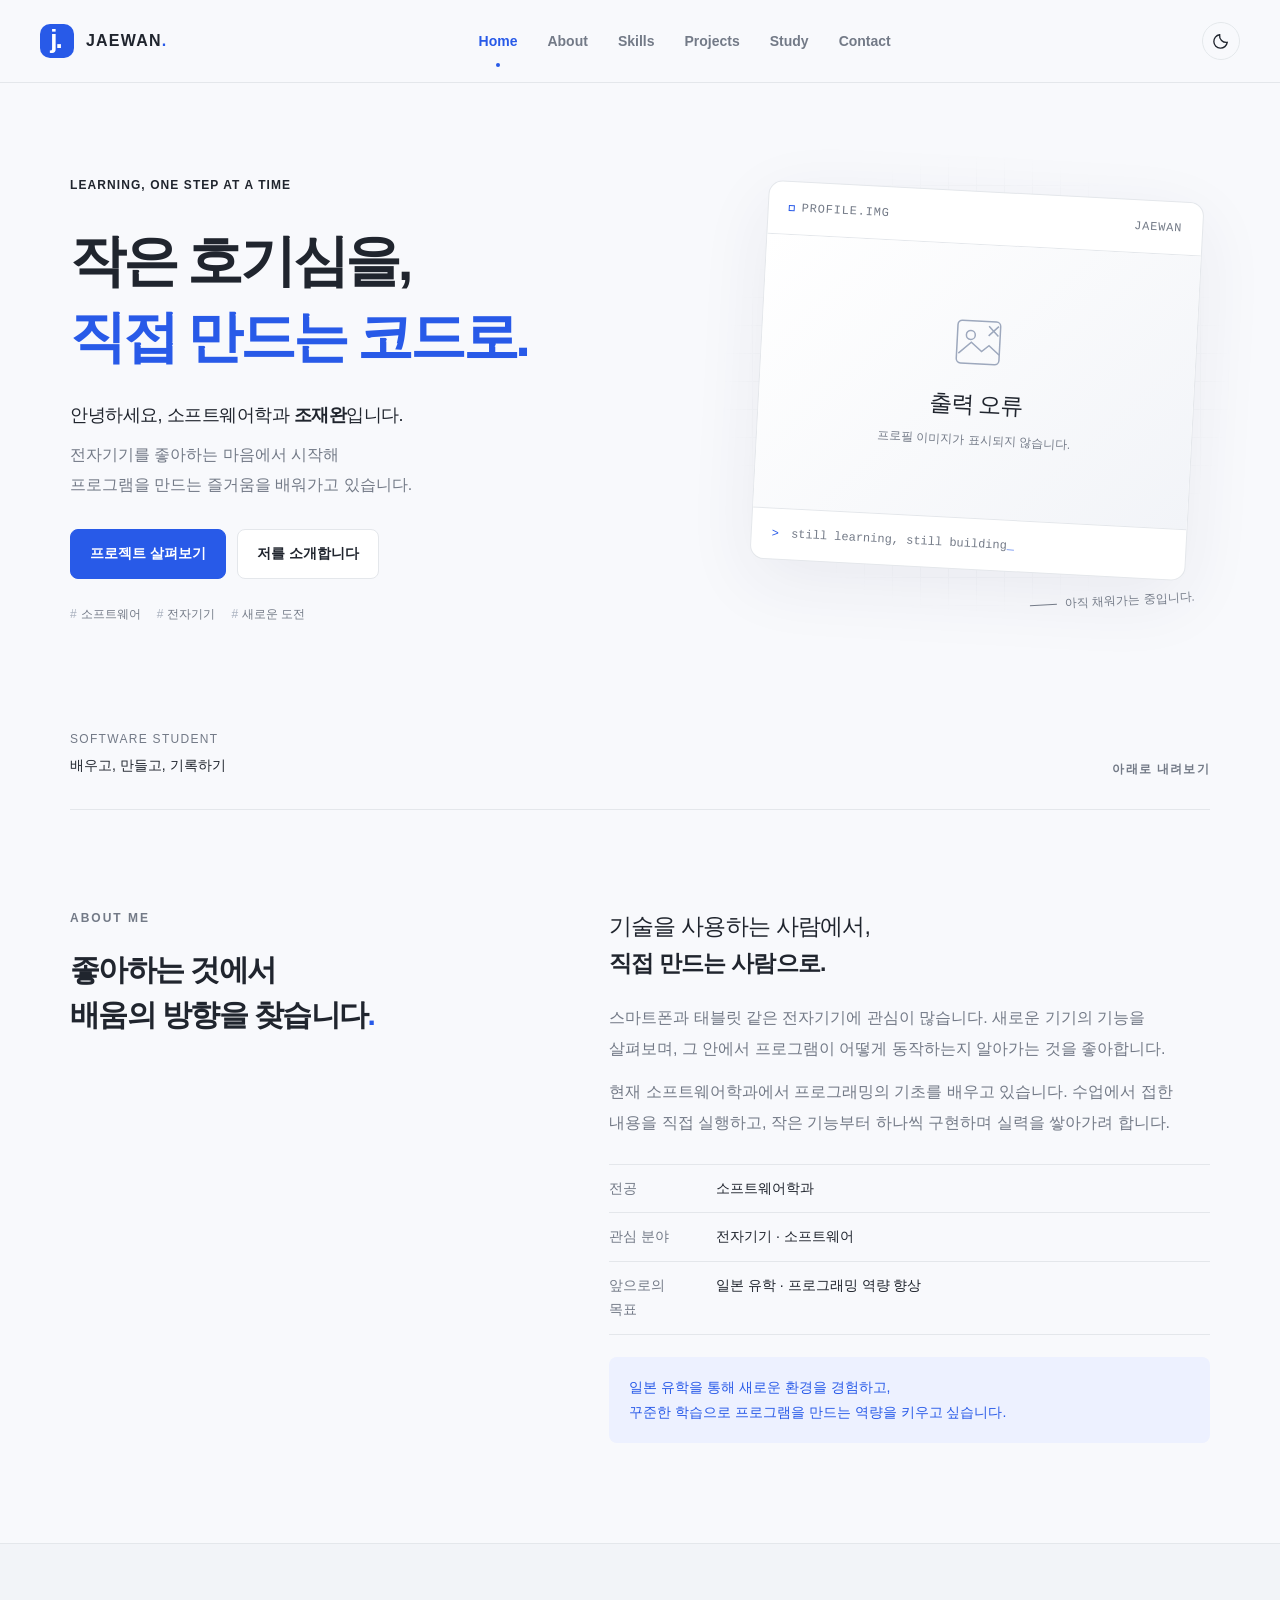
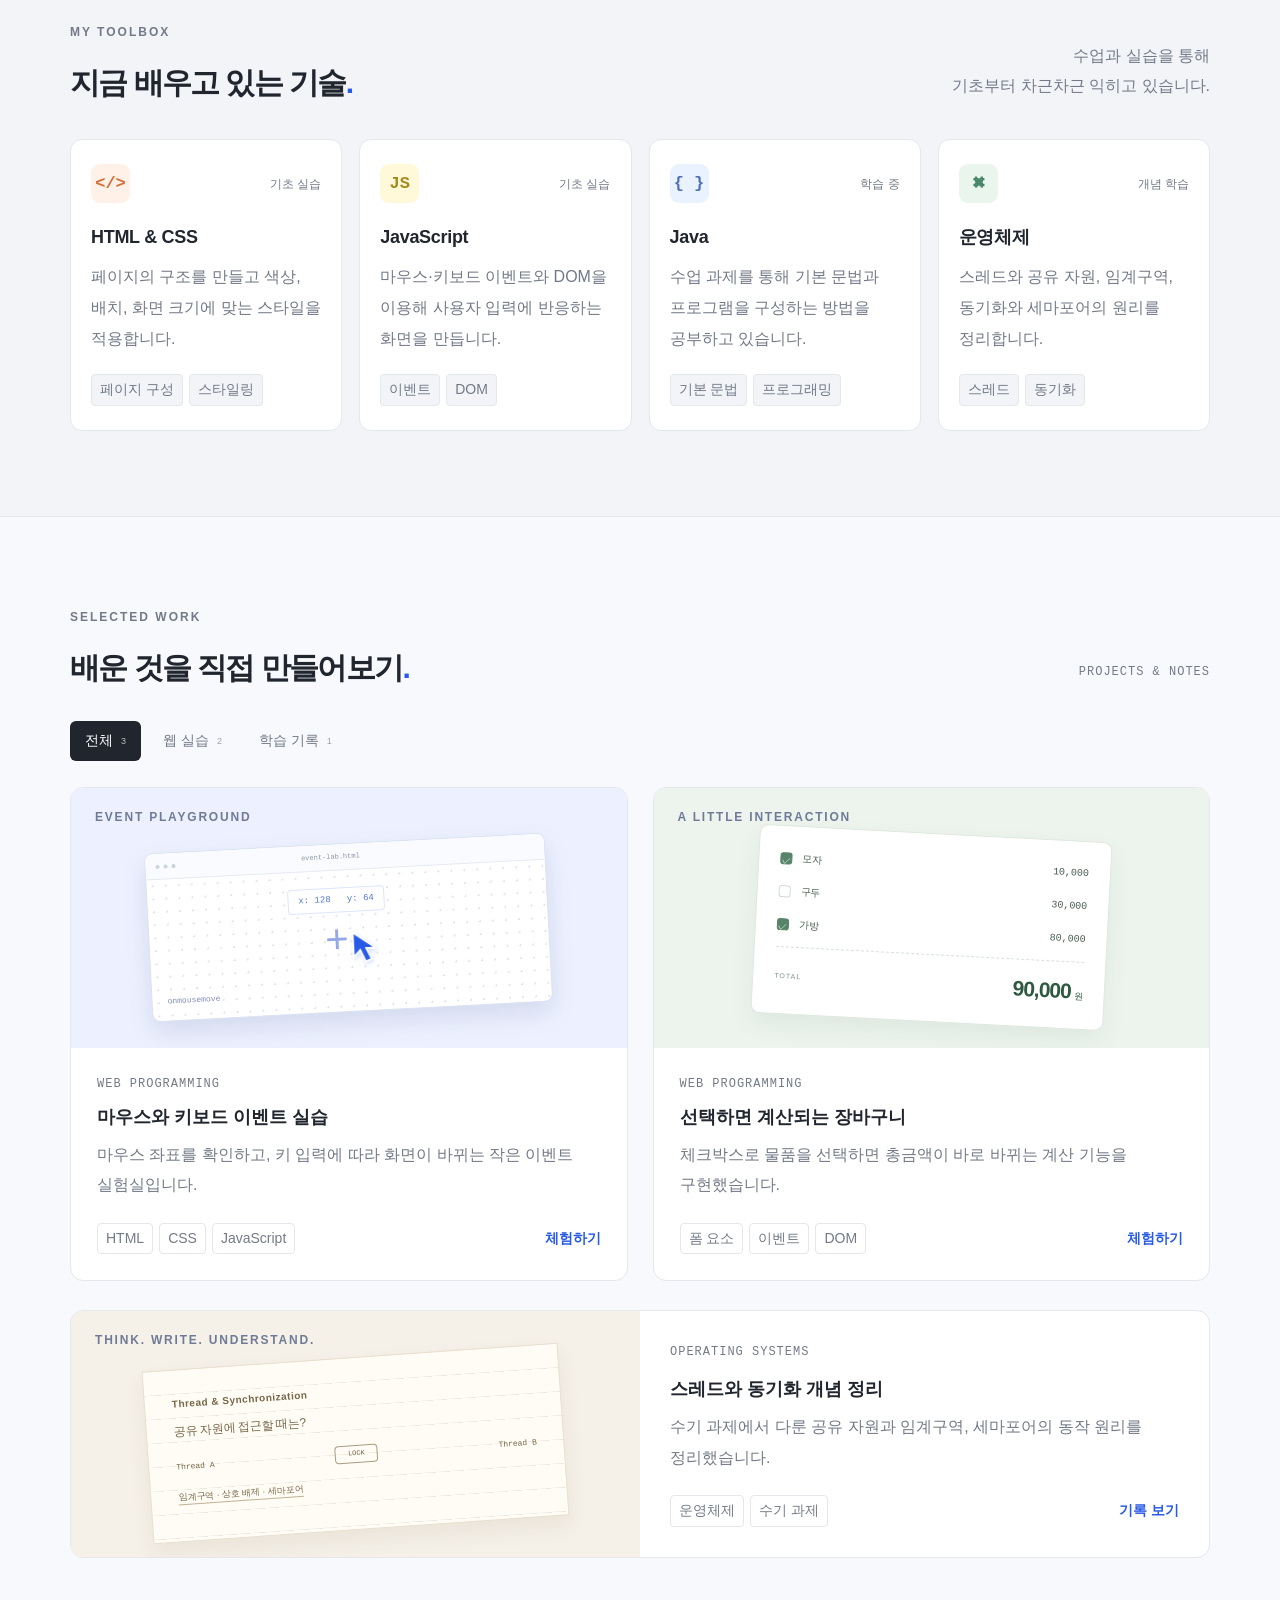
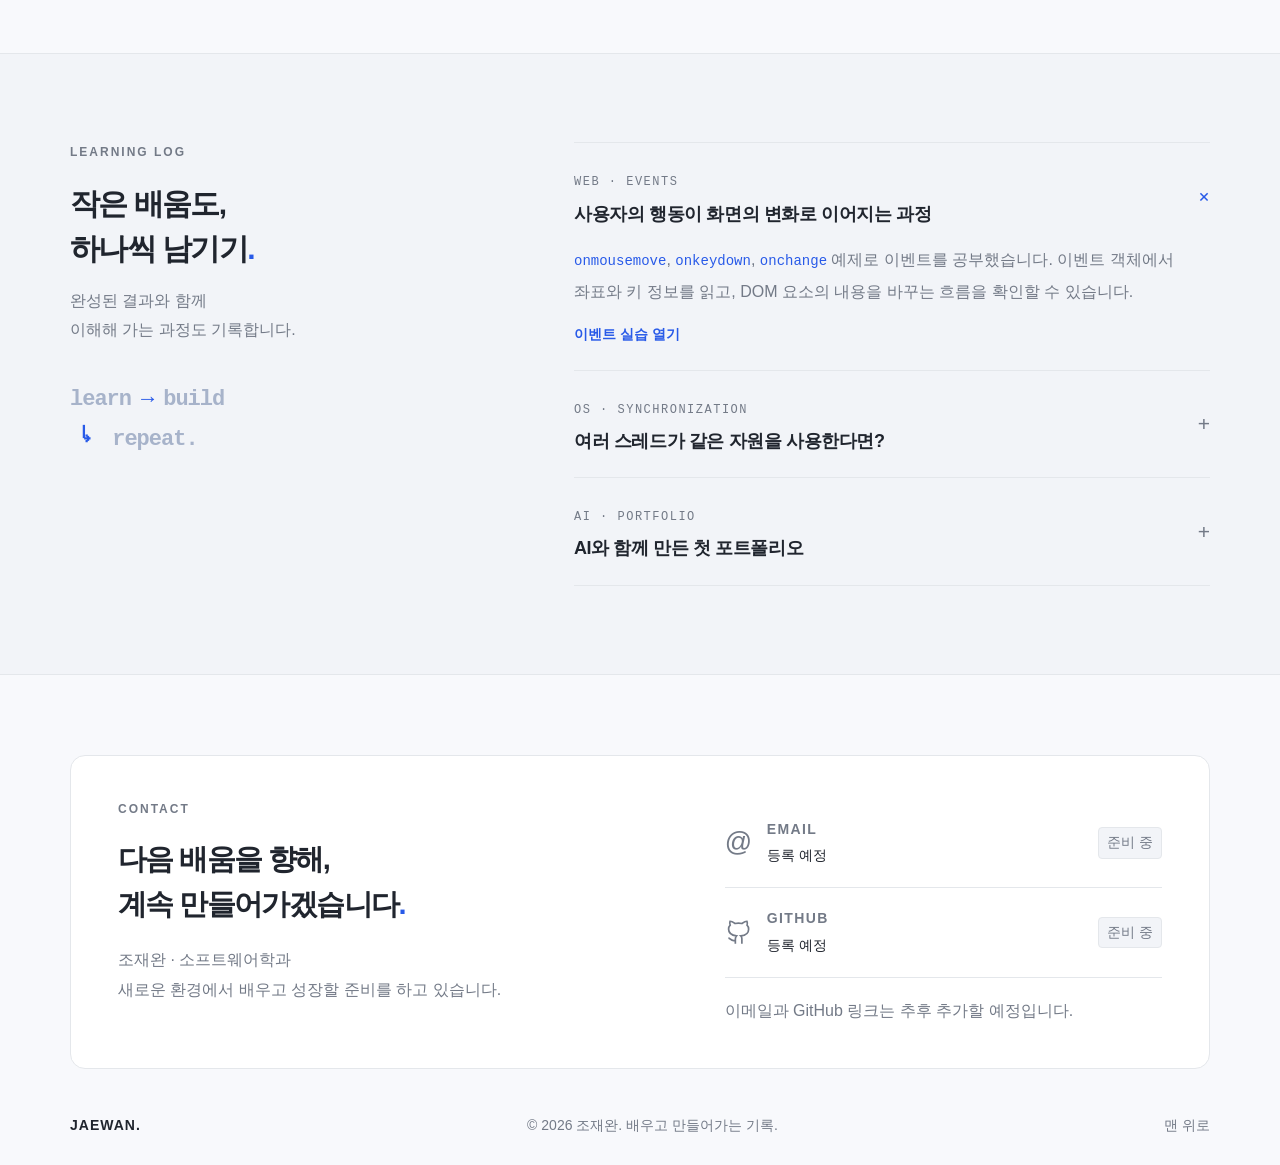
<file: 1125/index.html>
<!DOCTYPE html>
<html lang="ko">
<head>
  <meta charset="UTF-8">
  <base target="_top">
  <meta name="viewport" content="width=device-width, initial-scale=1.0">
  <meta name="theme-color" content="#f6f7fb">
  <meta name="description" content="전자기기에 대한 호기심을 코드로 이어가는 소프트웨어학과 조재완의 포트폴리오. 웹 실습 프로젝트와 학습 기록을 소개합니다.">
  <title>조재완 | 소프트웨어 포트폴리오</title>
  <style>
/* 조재완 포트폴리오: 공통 색상과 화면 구성 */
:root{--bg:#fafaf8;--surface:#fff;--surface-soft:#f2f4f8;--text:#20252e;--muted:#737a87;--line:#e4e7eb;--blue:#285ae8;--blue-soft:#edf1ff;--green:#41a77c;--shadow:0 20px 70px rgba(37,49,80,.07);--radius:18px;color-scheme:light}
*{box-sizing:border-box}html{scroll-behavior:smooth;scroll-padding-top:98px}body{margin:0;background:var(--bg);color:var(--text);font-family:Inter,Pretendard,"Noto Sans KR","Apple SD Gothic Neo","Malgun Gothic",sans-serif;-webkit-font-smoothing:antialiased;line-height:1.7;word-break:keep-all}body.modal-open{overflow:hidden}a{color:inherit;text-decoration:none}button,input{font:inherit}button{color:inherit;cursor:pointer}button,a,input,summary{touch-action:manipulation}button{border:0}button:focus-visible,a:focus-visible,input:focus-visible,summary:focus-visible,[tabindex]:focus-visible{outline:3px solid var(--blue);outline-offset:5px}button:disabled{cursor:default}svg{display:block}h1,h2,h3,p{margin:0}h1,h2,h3{line-height:1.4}button:where(:not(.button)){background:none}::selection{background:#cfdbff;color:#183d9d}.container{width:min(1140px,calc(100% - 80px));margin:0 auto}.section{scroll-margin-top:20px}.accent{color:var(--blue)}.skip-link{position:fixed;top:-100px;left:20px;background:var(--blue);color:white;padding:10px 20px;z-index:100}.skip-link:focus{top:10px}.site-header{position:sticky;top:0;z-index:30;border-bottom:1px solid var(--line);background:color-mix(in srgb,var(--bg) 93%,transparent);backdrop-filter:blur(16px)}.header-inner{height:82px;width:min(1240px,calc(100% - 80px));margin:auto;display:flex;align-items:center;justify-content:space-between;gap:28px}.brand{display:flex;align-items:center;gap:12px;font-size:16px;font-weight:800;letter-spacing:1.2px}.brand-symbol{display:grid;place-items:center;width:34px;height:34px;border-radius:10px;background:var(--blue);color:white;font-size:26px;line-height:1;font-weight:700;letter-spacing:-2px;padding-right:3px;padding-bottom:5px}.brand-dot{color:var(--blue)}nav{display:flex;gap:30px;align-items:center}.nav-link{position:relative;line-height:82px;font-size:13px;font-weight:600;color:var(--muted);transition:color .2s}.nav-link:hover,.nav-link.active{color:var(--blue)}.nav-link.active:after{content:"";width:4px;height:4px;border-radius:50%;position:absolute;bottom:15px;left:calc(50% - 2px);background:var(--blue)}.header-actions{display:flex;gap:10px}.icon-button{display:grid;place-items:center;min-width:38px;height:38px;border-radius:50%;border:1px solid var(--line);transition:background .2s}.icon-button:hover{background:var(--surface-soft)}.icon-button svg{width:19px;height:19px}.sun-icon{display:none}.menu-toggle{display:none}.eyebrow{font-size:10px;font-weight:700;letter-spacing:2px;color:var(--muted);display:flex;align-items:center;gap:11px}.section-number{font-size:10px;font-weight:500;color:var(--blue);border:1px solid var(--line);border-radius:50%;width:25px;height:25px;display:inline-grid;place-items:center;letter-spacing:0}.hero{padding-top:74px}.hero-grid{display:grid;grid-template-columns:1.35fr 1fr;gap:45px;align-items:center}.hero-eyebrow{letter-spacing:1.35px;font-size:10px;margin-bottom:28px;color:var(--text)}.status-dot{width:7px;height:7px;background:var(--green);border-radius:50%;box-shadow:0 0 0 4px color-mix(in srgb,var(--green) 9%,transparent)}h1{font-size:clamp(38px,4.4vw,63px);font-weight:800;letter-spacing:-3.4px;line-height:1.35;white-space:nowrap}h1 span{color:var(--blue)}.hero-intro{margin-top:25px;font-size:17px;letter-spacing:-.5px}.hero-intro strong{font-weight:700}.hero-description{color:var(--muted);font-size:14px;line-height:1.9;margin-top:9px}.hero-buttons{display:flex;gap:11px;margin-top:29px}.button{display:inline-flex;gap:18px;align-items:center;justify-content:center;border-radius:8px;padding:12px 19px;font-weight:600;font-size:12px;transition:transform .2s,background .2s}.button:hover{transform:translateY(-2px)}.button span{font-size:18px;line-height:1}.button-primary{background:var(--blue);color:white;border:1px solid var(--blue)}.button-primary:hover{background:#1747cf}.button-secondary{background:var(--surface);border:1px solid var(--line);color:var(--text)}.hero-tags{display:flex;gap:16px;margin-top:25px;color:var(--muted);font-size:11px}.hero-tags span:before{content:"#";color:#a7afbd;margin-right:4px}.profile-area{position:relative;padding:34px 15px 24px}.profile-grid{position:absolute;inset:0 -20px 30px;background-image:linear-gradient(var(--line) 1px,transparent 1px),linear-gradient(90deg,var(--line) 1px,transparent 1px);background-size:28px 28px;mask-image:radial-gradient(ellipse,black 30%,transparent 72%);opacity:.85}.profile-card{position:relative;transform:rotate(3deg);border:1px solid var(--line);border-radius:14px;overflow:hidden;background:var(--surface);box-shadow:var(--shadow)}.profile-top{padding:16px 20px;display:flex;justify-content:space-between;align-items:center;font-size:9px;font-family:Consolas,monospace;letter-spacing:.8px;border-bottom:1px solid var(--line);color:var(--muted)}.profile-top>span:first-child{display:flex;align-items:center;gap:7px}.tiny-square{display:inline-block;width:6px;height:6px;border:1px solid var(--blue)}.profile-placeholder{min-height:273px;display:flex;align-items:center;justify-content:center;flex-direction:column;background:linear-gradient(135deg,var(--surface),var(--surface-soft))}.profile-placeholder svg{width:57px;height:57px;color:#9da8bd;margin-bottom:14px}.profile-placeholder strong{font-size:23px;font-weight:500;letter-spacing:-1px}.profile-placeholder>span{font-size:10px;color:var(--muted);margin-top:6px}.profile-bottom{font-size:10px;padding:14px 20px;border-top:1px solid var(--line);color:var(--muted)}.profile-bottom code>span:first-child{color:var(--blue);margin-right:5px}.cursor{animation:blink 1.3s steps(2) infinite;color:var(--blue)}.profile-caption{position:relative;display:flex;justify-content:flex-end;align-items:center;gap:8px;font-size:10px;color:var(--muted);margin-top:28px;transform:rotate(-3deg)}.caption-line{height:1px;width:27px;background:var(--muted)}.hero-footer{display:flex;align-items:flex-end;justify-content:space-between;margin-top:61px;padding:24px 0 30px;border-bottom:1px solid var(--line)}.hero-footer>span{font-size:8px;color:var(--muted);letter-spacing:1.3px;line-height:2}.hero-footer strong{font-size:11px;font-weight:500;color:var(--text);letter-spacing:0}.scroll-link{font-size:8px;font-weight:600;letter-spacing:1.3px;color:var(--muted);display:flex;align-items:center;gap:25px}.scroll-link span{font-size:21px;color:var(--blue)}.about-section{padding:98px 0 100px}.about-layout{display:grid;grid-template-columns:1fr 1.35fr;gap:94px}.section-heading h2{margin-top:18px;font-size:30px;letter-spacing:-1.6px;font-weight:750;line-height:1.5}.about-lead{font-size:23px;letter-spacing:-.8px;line-height:1.6;margin-bottom:20px}.about-lead strong{font-weight:650}.about-content>p:not(.about-lead){font-size:13px;color:var(--muted);line-height:1.95;margin-top:12px}.about-facts{margin:25px 0 0;padding:0;border-top:1px solid var(--line)}.about-facts>div{padding:12px 0;display:flex;gap:20px;border-bottom:1px solid var(--line);font-size:12px}.about-facts dt{color:var(--muted);width:87px;flex-shrink:0}.about-facts dd{margin:0;font-weight:500}.goal-note{display:flex;gap:13px;align-items:center;background:var(--blue-soft);padding:16px 19px;border-radius:8px;margin-top:22px;color:var(--blue)}.goal-note>span{font-size:25px}.goal-note p{font-size:11px;line-height:1.8}.skills-section{padding:78px 0 85px;background:var(--surface-soft);border-block:1px solid var(--line)}.heading-row{display:flex;align-items:flex-end;justify-content:space-between;gap:25px}.section-description{font-size:12px;color:var(--muted);line-height:1.85}.heading-row .section-description{text-align:right;margin-bottom:5px}.skills-grid{display:grid;grid-template-columns:repeat(4,1fr);gap:17px;margin-top:34px}.skill-card{position:relative;padding:24px 22px 21px;background:var(--surface);border:1px solid var(--line);border-radius:12px}.skill-icon{width:39px;height:39px;border-radius:9px;display:grid;place-items:center;font-size:17px;font-weight:700;font-family:Consolas,monospace;margin-bottom:22px}.html-icon{background:#fff0e8;color:#d76c37}.js-icon{background:#fff8d9;color:#a6891e}.java-icon{background:#eaf1ff;color:#4e70b8}.os-icon{background:#eaf5ee;color:#458466;font-size:23px}.skill-state{position:absolute;right:20px;top:33px;font-size:9px;color:var(--muted)}.skill-card h3{font-size:15px;letter-spacing:-.3px}.skill-card p{font-size:11px;line-height:1.95;color:var(--muted);margin-top:10px}.skill-tags{display:flex;gap:6px;flex-wrap:wrap;margin-top:20px}.skill-tags span{font-size:9px;padding:2px 7px;background:var(--surface-soft);border:1px solid var(--line);border-radius:4px;color:var(--muted)}.projects-section{padding:90px 0 95px}.work-count{font-size:9px;font-family:Consolas,monospace;letter-spacing:1px;color:var(--muted);margin-bottom:8px}.project-filters{display:flex;gap:7px;margin:31px 0 26px}.filter-button{display:flex;gap:8px;align-items:center;padding:7px 14px;border:1px solid transparent;border-radius:6px;font-size:11px;color:var(--muted)}.filter-button span{font-size:9px;opacity:.7}.filter-button.selected{background:var(--text);color:var(--surface)}.filter-button:not(.selected):hover{background:var(--surface-soft);border-color:var(--line)}.projects-grid{display:grid;grid-template-columns:repeat(2,1fr);gap:29px 25px}.project-card{min-width:0;border-radius:13px;border:1px solid var(--line);background:var(--surface);overflow:hidden;transition:transform .25s,box-shadow .25s}.project-card:hover{transform:translateY(-4px);box-shadow:0 12px 30px rgba(40,50,80,.06)}.project-card[hidden]{display:none}.project-visual{position:relative;width:100%;height:260px;display:flex;align-items:center;justify-content:center;overflow:hidden;text-align:left;padding:42px 36px 24px}.event-visual{background:#edf1ff!important}.shop-visual{background:#edf4ee!important}.notes-visual{background:#f5f0e8!important}.visual-label{position:absolute;top:19px;left:24px;font-size:8px;font-weight:600;letter-spacing:1.8px;color:#6f7b96}.visual-arrow{position:absolute;bottom:16px;right:18px;display:grid;place-items:center;width:28px;height:28px;background:#ffffffaa;border-radius:50%;font-size:18px;color:#637086;transition:transform .2s}.project-visual:hover .visual-arrow{transform:translate(2px,-2px)}.mini-browser{width:83%;background:#fff;border:1px solid #dce2f2;border-radius:8px;box-shadow:0 11px 25px #273c7720;transform:rotate(-3deg);overflow:hidden;transition:transform .3s}.project-visual:hover .mini-browser{transform:rotate(0)}.mini-browser-top{height:26px;background:#fafbfe;display:flex;gap:4px;align-items:center;padding:0 10px;border-bottom:1px solid #e7eaf3}.mini-browser-top i{width:4px;height:4px;background:#ccd2e0;border-radius:50%}.mini-browser-top span{font-size:7px;position:absolute;left:39%;color:#8a93a7;font-family:Consolas,monospace}.mini-event{height:141px;background-image:radial-gradient(#d9dff3 1px,transparent 1px);background-size:13px 13px;position:relative;display:flex;align-items:center;justify-content:center}.event-crosshair{font-size:40px;line-height:1;font-weight:200;color:#94a8e8;position:absolute;left:44%;top:34%}.event-coordinate{font-size:9px;font-family:Consolas,monospace;background:white;color:#5274d6;padding:4px 10px;border:1px solid #dde5fc;border-radius:4px;position:absolute;left:35%;top:12%}.pointer-art{width:27px;height:34px;position:absolute;left:50%;top:43%;filter:drop-shadow(1px 2px 2px #285ae830)}.event-chip{position:absolute;bottom:12px;left:15px;font-family:Consolas,monospace;font-size:8px;color:#8290b4}.mini-shop{width:73%;padding:15px 21px 8px;background:#fff;border:1px solid #dfe9e0;border-radius:9px;box-shadow:0 11px 25px #1e583c12;transform:rotate(3deg)}.mini-shop-row{display:flex;align-items:center;gap:10px;font-size:10px;color:#465c4e;padding:8px 0}.mini-shop-row strong{margin-left:auto;font-family:Consolas,monospace;font-size:10px;font-weight:400}.mini-check{height:12px;width:12px;border:1px solid #ceddd3;border-radius:3px;display:grid;place-items:center;font-size:9px}.mini-check.checked{background:#578469;color:white;border-color:#578469}.mini-total{border-top:1px dashed #d6e2d9;margin-top:6px;padding:11px 0;display:flex;justify-content:space-between;align-items:center}.mini-total>span{font-size:7px;letter-spacing:1px;color:#7e9587}.mini-total strong{font-size:21px;letter-spacing:-1px;color:#2f5a40}.mini-total small{font-size:9px;margin-left:4px;font-weight:400}.project-info{padding:23px 24px}.project-meta{display:flex;justify-content:space-between;font-family:Consolas,monospace;font-size:8px;letter-spacing:1px;color:var(--muted);margin-bottom:10px}.project-info h3{font-size:17px;letter-spacing:-.55px;font-weight:650}.title-button{padding:0;text-align:left;font-weight:inherit}.title-button:hover{color:var(--blue)}.project-info p{font-size:11px;color:var(--muted);line-height:1.9;margin-top:10px}.project-bottom{display:flex;align-items:center;justify-content:space-between;gap:10px;margin-top:22px}.tech-tags{display:flex;gap:5px;flex-wrap:wrap}.tech-tags span{font-size:8px;padding:3px 7px;border-radius:4px;border:1px solid var(--line);color:var(--muted)}.text-button{padding:0;color:var(--blue);font-weight:600;font-size:10px;white-space:nowrap}.text-button:hover{text-decoration:underline;text-underline-offset:4px}.text-button>span{margin-left:6px;font-size:14px}.study-project{grid-column:1/-1;display:grid;grid-template-columns:1fr 1fr}.study-project .project-visual{height:246px}.study-project .project-info{display:flex;flex-direction:column;justify-content:center;padding:30px}.study-project .project-meta{margin-bottom:15px}.note-paper{padding:25px 27px 18px;width:84%;height:173px;background:repeating-linear-gradient(#fffcf5 0px,#fffcf5 23px,#eae4d9 24px);transform:rotate(-4deg);border:1px solid #e8dfcf;box-shadow:0 10px 20px #75633f14;position:relative;color:#776647}.note-title{font-size:10px;letter-spacing:.5px;font-weight:600;display:block}.handwritten{font-size:12px;letter-spacing:-.3px;display:block;margin-top:9px}.note-diagram{display:flex;align-items:center;justify-content:space-between;gap:9px;margin-top:16px;font-family:Consolas,monospace;font-size:8px}.note-lock{border:1px solid #a89d83;border-radius:4px;padding:2px 12px;font-size:7px}.note-underline{display:block;font-size:9px;margin-top:15px;text-decoration:underline;text-decoration-color:#c1b194;text-underline-offset:4px}.study-section{padding:88px 0;background:var(--surface-soft);border-block:1px solid var(--line)}.study-layout{display:grid;grid-template-columns:1fr 1.5fr;gap:80px}.study-section .section-description{margin-top:15px}.study-mark{font-size:22px;font-weight:600;font-family:Consolas,monospace;letter-spacing:-1px;line-height:1.8;margin-top:35px;color:#a7b3ca}.study-mark span{color:var(--blue);margin:0 10px}.study-list{border-top:1px solid var(--line)}.study-entry{border-bottom:1px solid var(--line);padding:23px 0}.study-entry summary{list-style:none;display:flex;align-items:center;justify-content:space-between;gap:25px;cursor:pointer}.study-entry summary::-webkit-details-marker{display:none}.log-category{font-family:Consolas,monospace;font-size:8px;letter-spacing:1.5px;color:var(--muted)}.study-entry h3{font-size:15px;font-weight:600;letter-spacing:-.4px;margin-top:8px}.details-indicator{font-size:21px;font-weight:300;color:var(--muted);transition:transform .2s}.study-entry[open] .details-indicator{transform:rotate(45deg);color:var(--blue)}.entry-content{padding-top:17px;padding-right:30px}.entry-content p{font-size:11px;color:var(--muted);line-height:2}.entry-content code{font-size:10px;color:var(--blue)}.entry-content .text-button{margin-top:15px}.entry-content .entry-small{margin-top:10px}.contact-section{padding:80px 0 45px}.contact-panel{display:grid;grid-template-columns:1.25fr 1fr;gap:60px;padding:43px 47px;border:1px solid var(--line);border-radius:15px;background:var(--surface)}.contact-panel h2{font-size:29px;font-weight:700;letter-spacing:-1.6px;margin-top:18px;line-height:1.55}.contact-panel>div>p:not(.eyebrow){font-size:11px;line-height:1.9;color:var(--muted);margin-top:18px}.contact-links{display:flex;flex-direction:column;justify-content:center}.contact-item{padding:19px 0;display:flex;align-items:center;gap:15px;border-bottom:1px solid var(--line)}.contact-icon{height:27px;width:27px;color:var(--muted);font-size:27px;line-height:1;text-align:center}.contact-item>div{display:flex;flex-direction:column;gap:3px}.contact-item>div>span{font-size:8px;font-weight:600;letter-spacing:1.4px;color:var(--muted)}.contact-item strong{font-size:12px;font-weight:500}.pending-label{margin-left:auto;color:var(--muted);background:var(--surface-soft);border:1px solid var(--line);padding:3px 8px;border-radius:4px;font-size:8px}.contact-links p.contact-note{font-size:9px;color:var(--muted);margin-top:14px}.site-footer{display:flex;align-items:center;justify-content:space-between;padding-bottom:28px;gap:20px}.footer-brand{font-size:12px;font-weight:800;letter-spacing:1px}.site-footer p{font-size:9px;color:var(--muted)}.back-top{font-size:10px;color:var(--muted);display:flex;align-items:center;gap:10px}.back-top span{font-size:17px;color:var(--blue)}
/* 프로젝트 상세와 실제 동작하는 데모 */
.project-dialog{width:min(800px,calc(100% - 30px));max-height:90vh;border:1px solid var(--line);border-radius:17px;background:var(--surface);color:var(--text);padding:0;box-shadow:0 25px 110px #09132c55;overscroll-behavior:contain}.project-dialog::backdrop{background:#15213d88;backdrop-filter:blur(5px)}.dialog-top{position:sticky;top:0;display:flex;align-items:center;justify-content:space-between;background:var(--surface);padding:15px 25px;border-bottom:1px solid var(--line);z-index:2}.dialog-top>span{font-family:Consolas,monospace;font-size:10px;letter-spacing:1px;color:var(--muted)}.dialog-close{font-size:26px;line-height:1}.dialog-body{padding:26px 30px 32px}.dialog-body h2{font-size:25px;letter-spacing:-1px;margin-bottom:12px}.dialog-description{font-size:13px;line-height:1.9;color:var(--muted);margin-bottom:19px}.demo-note{font-size:10px;color:var(--muted);margin-top:15px}.demo-tabs{display:flex;gap:6px;padding:5px;background:var(--surface-soft);border-radius:8px;margin:22px 0 16px}.demo-tabs button{padding:8px 14px;border-radius:5px;font-size:11px;color:var(--muted);flex:1}.demo-tabs button[aria-selected=true]{background:var(--surface);color:var(--blue);box-shadow:0 2px 7px #1d305410;font-weight:600}.demo-tabpanel[hidden]{display:none}.mouse-pad{height:225px;border:1px solid var(--line);border-radius:10px;position:relative;background-color:var(--blue-soft);background-image:radial-gradient(color-mix(in srgb,var(--blue) 15%,transparent) 1px,transparent 1px);background-size:18px 18px;display:flex;align-items:center;justify-content:center;overflow:hidden;touch-action:none;color:var(--blue)}.mouse-pad>span{font-size:12px;pointer-events:none}.mouse-dot{position:absolute;display:none;width:15px;height:15px;margin:-7.5px 0 0 -7.5px;border:2px solid var(--blue);background:var(--surface);border-radius:50%;pointer-events:none;box-shadow:0 0 0 5px color-mix(in srgb,var(--blue) 10%,transparent)}.coordinate-output{display:flex;justify-content:space-between;gap:10px;flex-wrap:wrap;padding:12px 3px;font-size:10px;color:var(--muted);font-family:Consolas,monospace}.demo-instruction{font-size:12px;color:var(--muted);margin-bottom:12px}.keyboard-input{width:100%;border:1px solid var(--line);background:var(--surface-soft);color:var(--text);padding:14px 17px;border-radius:8px;font-size:13px}.key-output{display:grid;grid-template-columns:1fr 1fr;gap:15px;margin-top:16px}.key-tile{padding:23px;background:var(--blue-soft);border-radius:9px;display:flex;flex-direction:column;gap:11px;text-align:center}.key-tile span{font-size:11px;color:var(--muted);font-family:Consolas,monospace}.key-tile strong{font-size:23px;font-family:Consolas,monospace;font-weight:500;color:var(--blue);overflow-wrap:anywhere;word-break:break-all}.arrow-demo{display:grid;grid-template-columns:1fr 1fr;gap:20px;align-items:center}.arrow-grid{display:grid;grid-template-columns:repeat(3,1fr);gap:7px;max-width:240px}.arrow-cell{aspect-ratio:1;border:1px solid var(--line);border-radius:7px;background:var(--surface-soft);display:grid;place-items:center;font-size:15px;color:var(--muted)}.arrow-cell.current{background:var(--blue);color:white;border-color:var(--blue)}.arrow-controls{display:grid;grid-template-columns:repeat(3,39px);gap:5px;justify-content:center}.arrow-controls button{border:1px solid var(--line);height:38px;background:var(--surface-soft);border-radius:6px;font-size:19px}.arrow-controls button:first-child{grid-column:2}.arrow-controls button:nth-child(2){grid-column:1}.grid-status{font-size:10px;color:var(--muted);margin-top:10px}.shop-list{border:1px solid var(--line);border-radius:10px;overflow:hidden}.shop-option{padding:17px 20px;display:flex;align-items:center;gap:15px;font-size:13px;cursor:pointer}.shop-option+.shop-option{border-top:1px solid var(--line)}.shop-option input{width:17px;height:17px;accent-color:var(--blue);cursor:pointer}.shop-option strong{font-size:13px;font-weight:500;margin-left:auto;font-variant-numeric:tabular-nums}.shop-summary{display:flex;align-items:center;justify-content:space-between;background:var(--blue-soft);padding:20px;border-radius:9px;margin-top:15px}.shop-summary>span{font-size:12px;color:var(--muted)}.shop-summary output{font-size:27px;font-weight:700;color:var(--blue);font-variant-numeric:tabular-nums}.shop-actions{display:flex;align-items:center;justify-content:space-between;margin-top:17px}.shop-actions>span{font-size:11px;color:var(--muted)}.small-button{font-size:11px;padding:7px 13px;border:1px solid var(--line);border-radius:6px;background:var(--surface-soft)!important}.detail-section-title{font-size:13px!important;margin:22px 0 10px}.detail-list{padding-left:19px;font-size:12px;color:var(--muted);line-height:1.9}.detail-code{font-family:Consolas,monospace;white-space:pre-wrap;font-size:11px;line-height:1.9;word-break:break-word;overflow-wrap:anywhere;background:var(--surface-soft);padding:17px;border:1px solid var(--line);border-radius:8px;color:var(--text)}.note-concepts{display:flex;gap:7px;flex-wrap:wrap;margin:15px 0}.note-concepts span{font-size:10px;background:var(--blue-soft);color:var(--blue);padding:5px 10px;border-radius:4px}.gallery-controls{display:flex;justify-content:space-between;align-items:center;margin:17px 0 10px}.gallery-controls span{font-size:11px;color:var(--muted)}.gallery-buttons{display:flex;gap:7px}.study-photo{display:block;width:100%;max-height:550px;object-fit:contain;background:var(--surface-soft);border:1px solid var(--line);border-radius:8px}.photo-caption{font-size:11px;color:var(--muted);margin-top:9px}.toast{position:fixed;left:50%;bottom:25px;transform:translate(-50%,20px);padding:10px 18px;border-radius:8px;background:var(--text);color:var(--surface);font-size:12px;opacity:0;pointer-events:none;z-index:90;transition:opacity .2s,transform .2s}.toast.visible{opacity:1;transform:translate(-50%,0)}
/* 다크 모드 */
html[data-theme=dark]{--bg:#141820;--surface:#1b212d;--surface-soft:#181e28;--text:#e8ecf4;--muted:#a0aabd;--line:#303846;--blue:#82a5ff;--blue-soft:#242f4b;--green:#69c8a2;--shadow:0 20px 70px #0002;color-scheme:dark}html[data-theme=dark] .moon-icon{display:none}html[data-theme=dark] .sun-icon{display:block}html[data-theme=dark] .button-primary{background:#3e6be9;border-color:#3e6be9;color:white}html[data-theme=dark] .html-icon{background:#432e29;color:#f0ad82}html[data-theme=dark] .js-icon{background:#3c3928;color:#dfc66a}html[data-theme=dark] .java-icon{background:#293448;color:#a9beed}html[data-theme=dark] .os-icon{background:#273d36;color:#94c1ad}html[data-theme=dark] .filter-button.selected{color:#151a24}html[data-theme=dark] .arrow-cell.current{color:#15203b}
@keyframes blink{50%{opacity:0}}
/* 태블릿과 휴대폰 */
@media(min-width:1450px){.hero{padding-top:92px}.hero-footer{margin-top:80px}.hero-grid{gap:65px}}
@media(max-width:1050px){.container{width:calc(100% - 64px)}.header-inner{width:calc(100% - 64px)}nav{gap:22px}.hero-grid{gap:24px;grid-template-columns:1.3fr 1fr}h1{font-size:clamp(38px,4.7vw,54px);letter-spacing:-2.8px}.hero{padding-top:60px}.profile-placeholder{min-height:240px}.hero-intro{font-size:15px}.about-layout{gap:55px}.section-heading h2{font-size:27px}.skills-grid{gap:12px}.skill-card{padding:20px 16px}.skill-state{right:14px;top:29px;font-size:8px}.project-visual{padding:40px 20px 20px}.project-info{padding:22px 20px}.project-info h3{font-size:15px}.project-bottom{align-items:flex-end}.tech-tags span{font-size:7px}.study-layout{gap:45px}.contact-panel{gap:35px;padding:35px}.contact-panel h2{font-size:25px}}
@media(max-width:760px){html{scroll-padding-top:80px}.container,.header-inner{width:calc(100% - 42px)}.header-inner{height:69px;gap:20px}.brand{font-size:14px}.brand-symbol{width:31px;height:31px;font-size:23px}.header-actions{margin-left:auto}.menu-toggle{display:flex;flex-direction:column;align-items:center;justify-content:center;gap:5px;border:0}.menu-toggle span{width:18px;height:1.5px;background:var(--text);transition:transform .2s}.menu-toggle[aria-expanded=true] span:first-child{transform:translateY(3.25px) rotate(45deg)}.menu-toggle[aria-expanded=true] span:last-child{transform:translateY(-3.25px) rotate(-45deg)}nav{display:none;position:absolute;top:69px;left:0;right:0;padding:15px 21px 22px;background:var(--surface);border-bottom:1px solid var(--line);box-shadow:0 15px 20px #09142608;grid-template-columns:repeat(3,1fr);gap:0 12px}nav.open{display:grid}.nav-link{line-height:45px;text-align:center}.nav-link.active:after{bottom:4px}.hero{padding-top:45px}.hero-grid{grid-template-columns:1fr;gap:21px}.hero-eyebrow{font-size:8px;margin-bottom:22px;letter-spacing:1.1px}h1{font-size:clamp(32px,7.4vw,52px);letter-spacing:-2.3px}.hero-intro{font-size:14px;margin-top:23px}.hero-description{font-size:12px}.hero-buttons{margin-top:24px;gap:8px}.button{font-size:11px;padding:12px 14px;gap:12px}.hero-tags{font-size:10px;margin-top:20px}.profile-area{max-width:410px;width:100%;justify-self:center;padding:25px 22px 13px}.profile-top{padding:13px 16px}.profile-placeholder{min-height:220px}.profile-placeholder strong{font-size:22px}.profile-placeholder svg{width:48px;height:48px}.profile-bottom{padding:13px 15px;font-size:9px}.profile-caption{margin-top:23px;font-size:9px}.hero-footer{margin-top:18px;padding:21px 0}.hero-footer>span{font-size:7px}.hero-footer strong{font-size:9px}.scroll-link{font-size:6px;letter-spacing:1px;gap:12px}.about-section{padding:61px 0}.about-layout{grid-template-columns:1fr;gap:30px}.section-heading h2{font-size:26px;letter-spacing:-1.5px;margin-top:14px}.eyebrow{font-size:9px;letter-spacing:1.5px}.section-number{width:23px;height:23px;font-size:9px}.about-lead{font-size:21px;margin-bottom:15px}.about-content>p:not(.about-lead){font-size:12px}.about-facts>div{font-size:11px;gap:12px}.about-facts dt{width:80px}.goal-note{padding:15px;gap:10px}.goal-note p{font-size:10px}.goal-note br{display:none}.skills-section{padding:54px 0 58px}.heading-row{align-items:flex-start;flex-direction:column;gap:12px}.heading-row .section-description{text-align:left;font-size:11px}.heading-row .section-description br{display:none}.skills-grid{grid-template-columns:repeat(2,1fr);gap:12px;margin-top:24px}.skill-card{padding:20px 16px}.skill-icon{width:34px;height:34px;font-size:15px;margin-bottom:19px}.skill-state{font-size:7px;right:13px;top:30px}.skill-card h3{font-size:14px}.skill-card p{font-size:10px;margin-top:9px;line-height:1.9}.skill-tags{gap:4px;margin-top:15px}.skill-tags span{font-size:7px;padding:2px 5px}.projects-section{padding:57px 0 60px}.work-count{display:none}.project-filters{margin:23px 0 20px;gap:5px}.filter-button{font-size:10px;padding:6px 11px}.projects-grid{grid-template-columns:1fr;gap:20px}.project-visual{height:232px;padding:40px 25px 25px}.mini-browser{width:82%;max-width:330px}.mini-shop{max-width:275px;width:75%}.visual-label{left:20px;font-size:7px}.project-info{padding:22px 20px}.project-info h3{font-size:16px}.project-info p{font-size:11px}.tech-tags span{font-size:8px}.text-button{font-size:10px}.study-project{display:block;grid-column:auto}.study-project .project-visual{height:231px}.study-project .project-info{padding:22px 20px}.study-project .project-meta{margin-bottom:10px}.note-paper{width:83%;max-width:330px;padding:24px}.study-section{padding:55px 0}.study-layout{grid-template-columns:1fr;gap:30px}.study-mark{display:none}.study-section .section-description{font-size:11px;margin-top:12px}.study-section .section-description br{display:none}.study-entry{padding:22px 0}.study-entry h3{font-size:14px}.entry-content{padding-right:10px}.contact-section{padding:54px 0 30px}.contact-panel{grid-template-columns:1fr;padding:27px 23px;gap:16px}.contact-panel h2{font-size:24px;letter-spacing:-1.5px}.contact-panel>div>p:not(.eyebrow){font-size:10px}.contact-item{padding:16px 0}.site-footer{padding-bottom:25px;flex-wrap:wrap;gap:12px}.site-footer p{font-size:8px;order:3;flex-basis:100%}.back-top{margin-left:auto;font-size:9px}.dialog-top{padding:12px 17px}.dialog-body{padding:23px 20px 26px}.dialog-body h2{font-size:22px}.dialog-description{font-size:12px}.demo-tabs button{padding:8px 5px;font-size:10px}.coordinate-output{font-size:9px}.mouse-pad{height:200px}.mouse-pad>span{font-size:11px}.arrow-demo{gap:12px;grid-template-columns:1.1fr 1fr}.arrow-controls{grid-template-columns:repeat(3,31px);gap:4px}.arrow-controls button{height:32px;font-size:17px}.arrow-cell{font-size:12px}.key-tile{padding:18px 9px}.key-tile strong{font-size:18px}.shop-option{padding:16px 14px;font-size:12px}.shop-option strong{font-size:12px}.shop-summary{padding:17px}.shop-summary output{font-size:24px}}
@media(max-width:370px){.container,.header-inner{width:calc(100% - 32px)}h1{font-size:30px;letter-spacing:-1.7px}.button{padding:10px;font-size:10px;gap:9px}.skill-state{position:static;display:block;margin:-10px 0 10px;font-size:8px}.skill-icon{margin-bottom:20px}.hero-intro{font-size:13px}.section-heading h2{font-size:24px}.project-bottom{gap:7px}.tech-tags{gap:3px}.project-info{padding:20px 17px}.tech-tags span{font-size:7px}}
@media(max-width:760px){.profile-grid{left:0;right:0}}
@media(prefers-reduced-motion:reduce){html{scroll-behavior:auto}*,*:before,*:after{animation:none!important;transition:none!important}}



/* Apps Script 버전: 읽기 편한 글자 크기와 한 파일 구성 */
:root { --bg:#f8f9fc; }
body { font-size:1rem; }
.nav-link { font-size:.875rem; }
.eyebrow, .visual-label, .project-meta, .log-category, .work-count, .hero-footer>span, .scroll-link, .profile-top { font-size:.75rem; }
.hero-eyebrow { font-size:.75rem; letter-spacing:.09em; }
.hero-intro { font-size:1.125rem; }
.hero-description, .section-description { font-size:1rem; }
.button, .filter-button, .text-button, .small-button, .demo-tabs button { font-size:.875rem; }
.hero-tags, .profile-placeholder>span, .profile-bottom, .profile-caption, .skill-state { font-size:.75rem; }
.about-content>p:not(.about-lead), .skill-card p, .project-info p, .entry-content p, .dialog-description, .detail-list, .demo-instruction, .contact-panel>div>p:not(.eyebrow) { font-size:1rem; }
.about-facts>div, .goal-note p, .skill-tags span, .tech-tags span, .contact-item strong, .contact-item>div>span, .contact-links p.contact-note, .site-footer p, .back-top { font-size:.875rem; }
.skill-tags, .tech-tags { gap:6px; }
.skill-tags span, .tech-tags span { padding:3px 8px; }
.skill-state { top:34px; }
.skill-card h3 { font-size:1.125rem; }
.skill-card { padding:24px 20px; }
.project-info { padding:26px; }
.project-info h3, .study-entry h3 { font-size:1.125rem; }
.project-bottom { flex-wrap:wrap; row-gap:15px; }
.project-meta { gap:10px; }
.study-project .project-info { padding:30px; }
.goal-note { padding:18px 20px; }
.goal-note>span, .visual-arrow { display:none; }
.hero-footer strong, .footer-brand { font-size:.875rem; }
.contact-panel>div>p:not(.eyebrow) { line-height:1.85; }
.contact-note { line-height:1.8; }
.pending-label, .demo-note, .grid-status, .shop-actions>span, .note-concepts span, .entry-content code, .shop-summary>span, .dialog-top>span { font-size:.875rem; }
.coordinate-output { font-size:.875rem; }
.keyboard-input, .shop-option, .shop-option strong, .detail-code { font-size:1rem; }
.detail-section-title { font-size:1rem!important; }
.demo-tabs { flex-wrap:wrap; }
.note-topics { display:flex; gap:7px; flex-wrap:wrap; margin:24px 0 16px; }
.note-topic { border:1px solid var(--line); border-radius:7px; padding:9px 12px; font-size:.875rem; color:var(--muted); }
.note-topic[aria-pressed=true] { background:var(--blue-soft); border-color:var(--blue); color:var(--blue); }
.note-detail { border:1px solid var(--line); background:var(--surface-soft); padding:22px; border-radius:10px; }
.note-detail h3 { font-size:1.125rem; margin-bottom:13px; }
.note-detail p { font-size:1rem; line-height:1.95; color:var(--muted); }
.note-detail p+p { margin-top:12px; }
.note-detail code { font-family:Consolas,monospace; color:var(--blue); }
.note-example { background:var(--surface); border-left:3px solid var(--blue); padding:15px 17px; margin-top:20px; font-size:.875rem; line-height:1.9; }
.note-source { font-size:.875rem; color:var(--muted); margin-top:16px; }
@media(max-width:1050px) { .about-layout { gap:45px; } .skills-grid { grid-template-columns:repeat(2,minmax(0,1fr)); } .study-layout { gap:40px; } }
@media(max-width:760px) {
 .hero-eyebrow { font-size:.75rem; letter-spacing:.03em; }
 .hero-intro { font-size:1rem; }
 .hero-description, .section-description, .heading-row .section-description, .study-section .section-description { font-size:1rem; }
 .hero-buttons { flex-wrap:wrap; }
 .button, .filter-button, .text-button { font-size:.875rem; }
 .hero-tags { flex-wrap:wrap; gap:8px 12px; font-size:.875rem; }
 .about-facts>div { font-size:.875rem; }
 .about-facts dt { width:76px; }
 .goal-note p { font-size:.875rem; }
 .skill-state { position:static; display:block; margin:0 0 10px; font-size:.75rem; }
 .skill-icon { margin-bottom:12px; }
 .project-info, .study-project .project-info { padding:22px; }
 .project-info h3, .study-entry h3 { font-size:1.125rem; }
 .hero-footer { gap:20px; }
 .hero-footer>span { font-size:.75rem; letter-spacing:0; }
 .scroll-link { font-size:.75rem; letter-spacing:0; text-align:right; }
 .profile-top, .profile-placeholder>span, .profile-bottom, .profile-caption { font-size:.75rem; }
 .profile-bottom { overflow-wrap:anywhere; word-break:normal; }
 .skill-tags span, .tech-tags span { font-size:.75rem; }
 .site-footer p { font-size:.75rem; }
 .back-top { font-size:.875rem; }
 .contact-item>div>span { font-size:.75rem; }
 .contact-links p.contact-note { font-size:.875rem; }
 .dialog-body { padding:22px 18px; }
 .demo-tabs button { font-size:.875rem; padding:8px 6px; }
 .coordinate-output, .demo-note { font-size:.875rem; }
 .mouse-pad>span { font-size:.875rem; padding:20px; text-align:center; }
 .dialog-top>span { font-size:.75rem; }
 .shop-option strong { white-space:nowrap; }
 .note-detail { padding:18px; }
}
@media(max-width:560px) { .skills-grid { grid-template-columns:1fr; } .skill-card { padding:24px; } .skill-state { position:absolute; right:24px; top:30px; } .hero-footer { align-items:center; } }

  </style>
</head>
<body>
  <a class="skip-link" href="#main">본문으로 바로가기</a>
  <header class="site-header">
    <div class="header-inner">
      <a href="#home" class="brand" aria-label="조재완 포트폴리오 첫 화면"><span class="brand-symbol">j.</span><span>JAEWAN<span class="brand-dot">.</span></span></a>
      <nav id="navigation" aria-label="주 메뉴">
        <a class="nav-link active" href="#home" aria-current="location">Home</a>
        <a class="nav-link" href="#about">About</a>
        <a class="nav-link" href="#skills">Skills</a>
        <a class="nav-link" href="#projects">Projects</a>
        <a class="nav-link" href="#study">Study</a>
        <a class="nav-link" href="#contact">Contact</a>
      </nav>
      <div class="header-actions">
        <button class="icon-button theme-toggle" type="button" aria-label="다크 모드로 전환" title="테마 바꾸기">
          <svg class="moon-icon" viewBox="0 0 24 24" fill="none" stroke="currentColor" stroke-width="1.7" aria-hidden="true"><path d="M20.5 13.1A8.5 8.5 0 0 1 10.9 3.5 8.5 8.5 0 1 0 20.5 13.1Z"/></svg>
          <svg class="sun-icon" viewBox="0 0 24 24" fill="none" stroke="currentColor" stroke-width="1.7" aria-hidden="true"><circle cx="12" cy="12" r="4"/><path d="M12 2v2m0 16v2M2 12h2m16 0h2M5 5l1.4 1.4m11.2 11.2L19 19M5 19l1.4-1.4M17.6 6.4 19 5"/></svg>
        </button>
        <button class="icon-button menu-toggle" type="button" aria-expanded="false" aria-controls="navigation" aria-label="메뉴 열기"><span></span><span></span></button>
      </div>
    </div>
  </header>

  <main id="main">
    <section class="hero section" id="home" aria-labelledby="home-title">
      <div class="container">
        <div class="hero-grid">
          <div class="hero-copy">
            <div class="eyebrow hero-eyebrow">LEARNING, ONE STEP AT A TIME</div>
            <h1 id="home-title">작은 호기심을,<br><span>직접 만드는 코드로.</span></h1>
            <p class="hero-intro">안녕하세요, 소프트웨어학과 <strong>조재완</strong>입니다.</p>
            <p class="hero-description">전자기기를 좋아하는 마음에서 시작해<br class="desktop-break"> 프로그램을 만드는 즐거움을 배워가고 있습니다.</p>
            <div class="hero-buttons"><a class="button button-primary" href="#projects">프로젝트 살펴보기</a><a class="button button-secondary" href="#about">저를 소개합니다</a></div>
            <div class="hero-tags"><span>소프트웨어</span><span>전자기기</span><span>새로운 도전</span></div>
          </div>
          <div class="profile-area">
            <div class="profile-grid" aria-hidden="true"></div>
            <div class="profile-card" role="img" aria-label="프로필 사진 자리. 출력 오류라는 문구가 표시되어 있습니다.">
              <div class="profile-top"><span><span class="tiny-square"></span> PROFILE.IMG</span><span>JAEWAN</span></div>
              <div class="profile-placeholder">
                <svg viewBox="0 0 64 64" fill="none" stroke="currentColor" stroke-width="1.7" aria-hidden="true"><rect x="8" y="8" width="48" height="48" rx="5"/><circle cx="23" cy="24" r="5"/><path d="m10 45 14-13 12 10 8-7 12 10M43 13l11 11m0-11L43 24"/></svg>
                <strong>출력 오류</strong>
                <span>프로필 이미지가 표시되지 않습니다.</span>
              </div>
              <div class="profile-bottom"><code><span>&gt;</span> still learning, still building<span class="cursor">_</span></code></div>
            </div>
            <div class="profile-caption"><span class="caption-line"></span> 아직 채워가는 중입니다.</div>
          </div>
        </div>
        <div class="hero-footer"><span>SOFTWARE STUDENT<br><strong>배우고, 만들고, 기록하기</strong></span><a href="#about" class="scroll-link">아래로 내려보기</a></div>
      </div>
    </section>

    <section class="section about-section" id="about" aria-labelledby="about-title">
      <div class="container about-layout">
        <div class="section-heading"><p class="eyebrow">ABOUT ME</p><h2 id="about-title">좋아하는 것에서<br>배움의 방향을 찾습니다<span class="accent">.</span></h2></div>
        <div class="about-content">
          <p class="about-lead">기술을 사용하는 사람에서,<br><strong>직접 만드는 사람으로.</strong></p>
          <p>스마트폰과 태블릿 같은 전자기기에 관심이 많습니다. 새로운 기기의 기능을 살펴보며, 그 안에서 프로그램이 어떻게 동작하는지 알아가는 것을 좋아합니다.</p>
          <p>현재 소프트웨어학과에서 프로그래밍의 기초를 배우고 있습니다. 수업에서 접한 내용을 직접 실행하고, 작은 기능부터 하나씩 구현하며 실력을 쌓아가려 합니다.</p>
          <dl class="about-facts"><div><dt>전공</dt><dd>소프트웨어학과</dd></div><div><dt>관심 분야</dt><dd>전자기기 · 소프트웨어</dd></div><div><dt>앞으로의 목표</dt><dd>일본 유학 · 프로그래밍 역량 향상</dd></div></dl>
          <div class="goal-note"><span aria-hidden="true">↗</span><p>일본 유학을 통해 새로운 환경을 경험하고,<br>꾸준한 학습으로 프로그램을 만드는 역량을 키우고 싶습니다.</p></div>
        </div>
      </div>
    </section>

    <section class="section skills-section" id="skills" aria-labelledby="skills-title">
      <div class="container">
        <div class="section-heading heading-row"><div><p class="eyebrow">MY TOOLBOX</p><h2 id="skills-title">지금 배우고 있는 기술<span class="accent">.</span></h2></div><p class="section-description">수업과 실습을 통해<br>기초부터 차근차근 익히고 있습니다.</p></div>
        <div class="skills-grid">
          <article class="skill-card"><div class="skill-icon html-icon" aria-hidden="true">&lt;/&gt;</div><span class="skill-state">기초 실습</span><h3>HTML &amp; CSS</h3><p>페이지의 구조를 만들고 색상, 배치, 화면 크기에 맞는 스타일을 적용합니다.</p><div class="skill-tags"><span>페이지 구성</span><span>스타일링</span></div></article>
          <article class="skill-card"><div class="skill-icon js-icon" aria-hidden="true">JS</div><span class="skill-state">기초 실습</span><h3>JavaScript</h3><p>마우스·키보드 이벤트와 DOM을 이용해 사용자 입력에 반응하는 화면을 만듭니다.</p><div class="skill-tags"><span>이벤트</span><span>DOM</span></div></article>
          <article class="skill-card"><div class="skill-icon java-icon" aria-hidden="true">{ }</div><span class="skill-state">학습 중</span><h3>Java</h3><p>수업 과제를 통해 기본 문법과 프로그램을 구성하는 방법을 공부하고 있습니다.</p><div class="skill-tags"><span>기본 문법</span><span>프로그래밍</span></div></article>
          <article class="skill-card"><div class="skill-icon os-icon" aria-hidden="true">⌘</div><span class="skill-state">개념 학습</span><h3>운영체제</h3><p>스레드와 공유 자원, 임계구역, 동기화와 세마포어의 원리를 정리합니다.</p><div class="skill-tags"><span>스레드</span><span>동기화</span></div></article>
        </div>
      </div>
    </section>

    <section class="section projects-section" id="projects" aria-labelledby="projects-title">
      <div class="container">
        <div class="section-heading heading-row"><div><p class="eyebrow">SELECTED WORK</p><h2 id="projects-title">배운 것을 직접 만들어보기<span class="accent">.</span></h2></div><span class="work-count">PROJECTS &amp; NOTES</span></div>
        <div class="project-filters" role="group" aria-label="프로젝트 분류"><button class="filter-button selected" type="button" data-filter="all" aria-pressed="true">전체 <span>3</span></button><button class="filter-button" type="button" data-filter="web" aria-pressed="false">웹 실습 <span>2</span></button><button class="filter-button" type="button" data-filter="study" aria-pressed="false">학습 기록 <span>1</span></button></div>
        <div class="projects-grid">
          <article class="project-card" data-category="web">
            <button class="project-visual event-visual" type="button" data-project="events" aria-label="마우스와 키보드 이벤트 실습 자세히 보기"><span class="visual-label">EVENT PLAYGROUND</span><div class="mini-browser" aria-hidden="true"><div class="mini-browser-top"><i></i><i></i><i></i><span>event-lab.html</span></div><div class="mini-event"><span class="event-crosshair">+</span><span class="event-coordinate">x: 128 &nbsp; y: 64</span><svg class="pointer-art" viewBox="0 0 32 40"><path d="M4 2v29l8-8 6 14 7-3-6-13h11Z" fill="#285ae8" stroke="white" stroke-width="2"/></svg><span class="event-chip">onmousemove</span></div></div><span class="visual-arrow" aria-hidden="true">↗</span></button>
            <div class="project-info"><div class="project-meta"><span>WEB PROGRAMMING</span></div><h3><button class="title-button" type="button" data-project="events">마우스와 키보드 이벤트 실습</button></h3><p>마우스 좌표를 확인하고, 키 입력에 따라 화면이 바뀌는 작은 이벤트 실험실입니다.</p><div class="project-bottom"><div class="tech-tags"><span>HTML</span><span>CSS</span><span>JavaScript</span></div><button class="text-button" type="button" data-project="events">체험하기</button></div></div>
          </article>
          <article class="project-card" data-category="web">
            <button class="project-visual shop-visual" type="button" data-project="shop" aria-label="선택 물품 금액 계산기 자세히 보기"><span class="visual-label">A LITTLE INTERACTION</span><div class="mini-shop" aria-hidden="true"><div class="mini-shop-row"><span class="mini-check checked">✓</span><span>모자</span><strong>10,000</strong></div><div class="mini-shop-row"><span class="mini-check"></span><span>구두</span><strong>30,000</strong></div><div class="mini-shop-row"><span class="mini-check checked">✓</span><span>가방</span><strong>80,000</strong></div><div class="mini-total"><span>TOTAL</span><strong>90,000<small>원</small></strong></div></div><span class="visual-arrow" aria-hidden="true">↗</span></button>
            <div class="project-info"><div class="project-meta"><span>WEB PROGRAMMING</span></div><h3><button class="title-button" type="button" data-project="shop">선택하면 계산되는 장바구니</button></h3><p>체크박스로 물품을 선택하면 총금액이 바로 바뀌는 계산 기능을 구현했습니다.</p><div class="project-bottom"><div class="tech-tags"><span>폼 요소</span><span>이벤트</span><span>DOM</span></div><button class="text-button" type="button" data-project="shop">체험하기</button></div></div>
          </article>
          <article class="project-card study-project" data-category="study">
            <button class="project-visual notes-visual" type="button" data-project="notes" aria-label="스레드와 동기화 학습 기록 보기"><span class="visual-label">THINK. WRITE. UNDERSTAND.</span><div class="note-paper" aria-hidden="true"><span class="note-title">Thread &amp; Synchronization</span><span class="handwritten">공유 자원에 접근할 때는?</span><div class="note-diagram"><span>Thread A</span><span class="note-lock">LOCK</span><span>Thread B</span></div><span class="note-underline">임계구역 · 상호 배제 · 세마포어</span></div><span class="visual-arrow" aria-hidden="true">↗</span></button>
            <div class="project-info"><div class="project-meta"><span>OPERATING SYSTEMS</span></div><h3><button class="title-button" type="button" data-project="notes">스레드와 동기화 개념 정리</button></h3><p>수기 과제에서 다룬 공유 자원과 임계구역, 세마포어의 동작 원리를 정리했습니다.</p><div class="project-bottom"><div class="tech-tags"><span>운영체제</span><span>수기 과제</span></div><button class="text-button" type="button" data-project="notes">기록 보기</button></div></div>
          </article>
        </div>
      </div>
    </section>

    <section class="section study-section" id="study" aria-labelledby="study-title">
      <div class="container study-layout">
        <div class="section-heading"><p class="eyebrow">LEARNING LOG</p><h2 id="study-title">작은 배움도,<br>하나씩 남기기<span class="accent">.</span></h2><p class="section-description">완성된 결과와 함께<br>이해해 가는 과정도 기록합니다.</p><div class="study-mark" aria-hidden="true">learn<span>→</span>build<br><span>↳</span> repeat.</div></div>
        <div class="study-list">
          <details class="study-entry" open><summary><div><span class="log-category">WEB · EVENTS</span><h3>사용자의 행동이 화면의 변화로 이어지는 과정</h3></div><span class="details-indicator" aria-hidden="true">+</span></summary><div class="entry-content"><p><code>onmousemove</code>, <code>onkeydown</code>, <code>onchange</code> 예제로 이벤트를 공부했습니다. 이벤트 객체에서 좌표와 키 정보를 읽고, DOM 요소의 내용을 바꾸는 흐름을 확인할 수 있습니다.</p><button class="text-button" type="button" data-project="events">이벤트 실습 열기</button></div></details>
          <details class="study-entry"><summary><div><span class="log-category">OS · SYNCHRONIZATION</span><h3>여러 스레드가 같은 자원을 사용한다면?</h3></div><span class="details-indicator" aria-hidden="true">+</span></summary><div class="entry-content"><p>공유 데이터에 동시에 접근하면 값이 잘못될 수 있습니다. 임계구역과 상호 배제의 필요성, 원자적 연산과 세마포어가 공유 자원을 관리하는 방식을 수기 과제로 정리했습니다.</p><button class="text-button" type="button" data-project="notes">수기 기록 열기</button></div></details>
          <details class="study-entry"><summary><div><span class="log-category">AI · PORTFOLIO</span><h3>AI와 함께 만든 첫 포트폴리오</h3></div><span class="details-indicator" aria-hidden="true">+</span></summary><div class="entry-content"><p>AI를 활용해 사이트의 메뉴 구성과 소개 문구, HTML·CSS·JavaScript 초안을 만들었습니다. 수업에서 다룬 이벤트 예제를 포트폴리오 안에서 체험할 수 있도록 연결했습니다.</p><p class="entry-small">앞으로는 코드를 읽고 직접 수정하며, 프로젝트와 학습 기록을 꾸준히 추가할 계획입니다.</p></div></details>
        </div>
      </div>
    </section>

    <section class="section contact-section" id="contact" aria-labelledby="contact-title">
      <div class="container">
        <div class="contact-panel"><div><p class="eyebrow">CONTACT</p><h2 id="contact-title">다음 배움을 향해,<br>계속 만들어가겠습니다<span class="accent">.</span></h2><p>조재완 · 소프트웨어학과<br>새로운 환경에서 배우고 성장할 준비를 하고 있습니다.</p></div><div class="contact-links"><div class="contact-item"><span class="contact-icon" aria-hidden="true">@</span><div><span>EMAIL</span><strong>등록 예정</strong></div><span class="pending-label">준비 중</span></div><div class="contact-item"><svg class="contact-icon" viewBox="0 0 24 24" fill="none" stroke="currentColor" stroke-width="1.5" aria-hidden="true"><path d="M9 19c-4 1-4-2-6-2m12 5v-4c0-1 .2-2-1-3 4-.5 7-2 7-6a5 5 0 0 0-1.4-3.5A5 5 0 0 0 19.5 2S18 2 15 4a14 14 0 0 0-6 0C6 2 4.5 2 4.5 2a5 5 0 0 0 .1 3.5A5 5 0 0 0 3.2 9c0 4 3 5.5 7 6-1 1-1 2-1 3v4"/></svg><div><span>GITHUB</span><strong>등록 예정</strong></div><span class="pending-label">준비 중</span></div><p class="contact-note">이메일과 GitHub 링크는 추후 추가할 예정입니다.</p></div></div>
      </div>
    </section>
  </main>

  <footer class="site-footer container"><a class="footer-brand" href="#home">JAEWAN.</a><p>© <span id="year">2026</span> 조재완. 배우고 만들어가는 기록.</p><a href="#home" class="back-top">맨 위로</a></footer>

  <dialog class="project-dialog" id="project-dialog" aria-labelledby="dialog-title"><div class="dialog-top"><span id="dialog-category">PROJECT DETAIL</span><button class="icon-button dialog-close" type="button" aria-label="프로젝트 상세 닫기">×</button></div><div class="dialog-body" id="dialog-body"></div></dialog>
  <div class="toast" id="toast" role="status" aria-live="polite"></div>
  <script>
// 페이지 내부 링크는 Apps Script의 iframe 안에서 이동합니다.
document.querySelectorAll('a[href^="#"]').forEach(function (link) {
  link.addEventListener('click', function (event) {
    const target = document.getElementById(link.getAttribute('href').slice(1));
    if (!target) return;
    event.preventDefault();
    const reduceMotion = window.matchMedia('(prefers-reduced-motion: reduce)').matches;
    target.scrollIntoView({ behavior: reduceMotion ? 'auto' : 'smooth', block: 'start' });
  });
});

// 조재완 포트폴리오 — 메뉴, 테마, 프로젝트 데모
const root = document.documentElement;
const themeButton = document.querySelector('.theme-toggle');
let savedTheme;
try { savedTheme = localStorage.getItem('jaewan-theme'); } catch (_) { /* 저장이 제한되어도 페이지는 작동합니다. */ }
if (savedTheme === 'dark') root.dataset.theme = 'dark';
function updateThemeLabel() {
  themeButton.setAttribute('aria-label', root.dataset.theme === 'dark' ? '라이트 모드로 전환' : '다크 모드로 전환');
}
updateThemeLabel();
themeButton.addEventListener('click', () => {
  root.dataset.theme = root.dataset.theme === 'dark' ? 'light' : 'dark';
  try { localStorage.setItem('jaewan-theme', root.dataset.theme); } catch (_) {}
  updateThemeLabel();
});

const menuButton = document.querySelector('.menu-toggle');
const navigation = document.getElementById('navigation');
function closeMenu() {
  navigation.classList.remove('open');
  menuButton.setAttribute('aria-expanded', 'false');
  menuButton.setAttribute('aria-label', '메뉴 열기');
}
menuButton.addEventListener('click', () => {
  const open = menuButton.getAttribute('aria-expanded') !== 'true';
  navigation.classList.toggle('open', open);
  menuButton.setAttribute('aria-expanded', String(open));
  menuButton.setAttribute('aria-label', open ? '메뉴 닫기' : '메뉴 열기');
});
document.querySelectorAll('.nav-link').forEach(link => link.addEventListener('click', closeMenu));
document.addEventListener('click', event => {
  if (!event.target.closest('.site-header')) closeMenu();
});
document.addEventListener('keydown', event => {
  if (event.key === 'Escape') closeMenu();
});
window.addEventListener('resize', () => { if (window.innerWidth > 760) closeMenu(); });

// 스크롤 위치에 해당하는 메뉴를 표시합니다.
const sections = [...document.querySelectorAll('main > section[id]')];
const navLinks = [...document.querySelectorAll('.nav-link')];
let scrollQueued = false;
function markCurrentSection() {
  let current = sections[0].id;
  sections.forEach(section => { if (section.getBoundingClientRect().top <= 160) current = section.id; });
  if (window.innerHeight + window.scrollY >= document.documentElement.scrollHeight - 8) current = 'contact';
  navLinks.forEach(link => {
    const active = link.hash === '#' + current;
    link.classList.toggle('active', active);
    if (active) link.setAttribute('aria-current', 'location'); else link.removeAttribute('aria-current');
  });
  scrollQueued = false;
}
window.addEventListener('scroll', () => {
  if (!scrollQueued) { scrollQueued = true; requestAnimationFrame(markCurrentSection); }
}, { passive: true });
markCurrentSection();
document.getElementById('year').textContent = new Date().getFullYear();

// 프로젝트 분류
document.querySelectorAll('.filter-button').forEach(button => {
  button.addEventListener('click', () => {
    document.querySelectorAll('.filter-button').forEach(other => {
      const selected = other === button;
      other.classList.toggle('selected', selected);
      other.setAttribute('aria-pressed', String(selected));
    });
    document.querySelectorAll('.project-card').forEach(card => {
      card.hidden = button.dataset.filter !== 'all' && card.dataset.category !== button.dataset.filter;
    });
    markCurrentSection();
  });
});

const dialog = document.getElementById('project-dialog');
const dialogBody = document.getElementById('dialog-body');
let lastProjectTrigger;
const projectTemplates = {
  events: `
    <h2 id="dialog-title">마우스와 키보드 이벤트 실습</h2>
    <p class="dialog-description">사용자의 움직임과 키 입력이 이벤트 객체에 어떻게 담기는지 직접 확인해 보세요. 수업 예제 11·20·21번을 바탕으로 재구성했습니다.</p>
    <div class="demo-tabs" role="tablist" aria-label="이벤트 실습 종류">
      <button type="button" id="tab-mouse" role="tab" aria-selected="true" aria-controls="panel-mouse" data-tab="mouse">마우스 좌표</button>
      <button type="button" id="tab-keyboard" role="tab" aria-selected="false" aria-controls="panel-keyboard" tabindex="-1" data-tab="keyboard">키보드 입력</button>
      <button type="button" id="tab-arrows" role="tab" aria-selected="false" aria-controls="panel-arrows" tabindex="-1" data-tab="arrows">방향키 이동</button>
    </div>
    <div id="panel-mouse" class="demo-tabpanel" role="tabpanel" aria-labelledby="tab-mouse" tabindex="0">
      <div class="mouse-pad" id="mouse-pad" aria-label="마우스 좌표 실습 영역. 마우스를 움직이거나 터치하세요."><span>마우스를 움직이거나 손가락으로 터치해 보세요.</span><i class="mouse-dot" id="mouse-dot"></i></div>
      <div class="coordinate-output"><span id="offset-position">offset: —, —</span><span id="client-position">client: —, —</span><span id="pointer-buttons">buttons: 0</span></div>
      <p class="demo-note">offset은 실습 영역 안의 위치, client는 브라우저 화면 안의 위치입니다. buttons는 현재 누른 버튼을 나타냅니다.</p>
    </div>
    <div id="panel-keyboard" class="demo-tabpanel" role="tabpanel" aria-labelledby="tab-keyboard" tabindex="0" hidden>
      <p class="demo-instruction">아래 입력창을 누르고 키를 입력해 보세요.</p>
      <input class="keyboard-input" id="key-input" type="text" placeholder="여기를 누른 후 키를 입력하세요" autocomplete="off" aria-label="키보드 이벤트 확인용 입력창">
      <div class="key-output"><div class="key-tile"><span>event.key</span><strong id="key-value">—</strong></div><div class="key-tile"><span>event.code</span><strong id="code-value">—</strong></div></div>
      <p class="demo-note">key는 입력된 키의 값, code는 물리적인 키 위치를 나타냅니다. 휴대폰의 가상 키보드는 code를 제공하지 않을 수 있습니다.</p>
    </div>
    <div id="panel-arrows" class="demo-tabpanel" role="tabpanel" aria-labelledby="tab-arrows" tabindex="0" hidden>
      <p class="demo-instruction">이 영역을 누른 뒤 방향키를 누르거나, 오른쪽 화살표 버튼을 사용해 보세요.</p>
      <div class="arrow-demo"><div><div class="arrow-grid" role="group" aria-label="방향키로 이동하는 3행 3열 격자">${Array.from({length: 9}, (_, i) => `<div class="arrow-cell${i === 0 ? ' current' : ''}" data-cell="${i}">${i === 0 ? '●' : ''}</div>`).join('')}</div><p class="grid-status" id="grid-status" aria-live="polite">현재 위치: 1행 1열</p></div><div class="arrow-controls" role="group" aria-label="이동 방향"><button type="button" data-direction="ArrowUp" aria-label="위로 이동">↑</button><button type="button" data-direction="ArrowLeft" aria-label="왼쪽으로 이동">←</button><button type="button" data-direction="ArrowDown" aria-label="아래로 이동">↓</button><button type="button" data-direction="ArrowRight" aria-label="오른쪽으로 이동">→</button></div></div>
      <p class="demo-note">격자의 경계를 벗어나지 않도록 행과 열을 확인한 뒤 선택 위치를 변경합니다.</p>
    </div>
    <h3 class="detail-section-title">사용한 개념</h3>
    <div class="tech-tags"><span>이벤트 객체</span><span>좌표 프로퍼티</span><span>키보드 이벤트</span><span>DOM 조작</span></div>`,
  shop: `
    <h2 id="dialog-title">선택하면 계산되는 장바구니</h2>
    <p class="dialog-description">물품을 체크하면 선택한 금액이 자동으로 합산됩니다. 수업 예제 18번의 체크박스 계산 기능을 바탕으로 재구성한 실습입니다.</p>
    <div class="shop-list" role="group" aria-label="구입할 물품 선택">
      <label class="shop-option"><input type="checkbox" value="10000" data-item="hat"><span>모자</span><strong>10,000원</strong></label>
      <label class="shop-option"><input type="checkbox" value="30000" data-item="shoes"><span>구두</span><strong>30,000원</strong></label>
      <label class="shop-option"><input type="checkbox" value="80000" data-item="bag"><span>가방</span><strong>80,000원</strong></label>
    </div>
    <div class="shop-summary"><span>선택한 물품의 총금액</span><output id="shop-total" aria-live="polite">0원</output></div>
    <div class="shop-actions"><span id="shop-count">0개 선택됨</span><button class="small-button" id="shop-reset" type="button">선택 초기화</button></div>
    <p class="demo-note">결제 기능 없이 브라우저 안에서 계산만 하는 수업 실습입니다.</p>
    <h3 class="detail-section-title">동작 방식</h3>
    <p class="dialog-description">체크 상태가 바뀔 때마다 선택된 물품의 값을 더한 뒤, 결과를 화면에 표시합니다.</p>
    <pre class="detail-code"><code>let sum = 0;
checkboxes.forEach(function (box) {
  if (box.checked) sum += Number(box.value);
});
total.textContent = sum.toLocaleString('ko-KR') + '원';</code></pre>`,
  notes: `
    <h2 id="dialog-title">스레드와 동기화 개념 정리</h2>
    <p class="dialog-description">제출한 운영체제 수기 과제에서 다룬 핵심 내용을 웹페이지용으로 정리했습니다. 각 주제를 눌러 확인해 보세요.</p>
    <div class="note-topics" role="group" aria-label="운영체제 학습 주제">
      <button class="note-topic" type="button" data-note-topic="0" aria-pressed="true">임계구역</button>
      <button class="note-topic" type="button" data-note-topic="1" aria-pressed="false">상호 배제</button>
      <button class="note-topic" type="button" data-note-topic="2" aria-pressed="false">공유 변수</button>
      <button class="note-topic" type="button" data-note-topic="3" aria-pressed="false">세마포어</button>
    </div>
    <div class="note-detail" id="note-detail" aria-live="polite"></div>
    <p class="note-source">학습 자료: 제출한 스레드·동기화 관련 수기 과제</p>`
};

function openProject(name, trigger) {
  if (!projectTemplates[name]) return;
  lastProjectTrigger = trigger;
  dialogBody.innerHTML = projectTemplates[name];
  document.getElementById('dialog-category').textContent = name === 'notes' ? 'STUDY NOTE / OPERATING SYSTEMS' : 'PROJECT / WEB PROGRAMMING';
  dialog.showModal();
  document.body.classList.add('modal-open');
  dialog.scrollTop = 0;
  if (name === 'events') setupEvents();
  if (name === 'shop') setupShop();
  if (name === 'notes') setupNotes();
  document.querySelector('.dialog-close').focus();
}
document.querySelectorAll('[data-project]').forEach(button => {
  button.addEventListener('click', () => openProject(button.dataset.project, button));
});
document.querySelector('.dialog-close').addEventListener('click', () => dialog.close());
dialog.addEventListener('click', event => { if (event.target === dialog) {
  const rect = dialog.getBoundingClientRect();
  if (event.clientX < rect.left || event.clientX > rect.right || event.clientY < rect.top || event.clientY > rect.bottom) dialog.close();
}});
dialog.addEventListener('close', () => {
  document.body.classList.remove('modal-open');
  if (lastProjectTrigger) lastProjectTrigger.focus({ preventScroll: true });
});

function setupEvents() {
  const tabs = [...dialogBody.querySelectorAll('[data-tab]')];
  function selectTab(tab, focus = false) {
    tabs.forEach(button => {
      const selected = button === tab;
      button.setAttribute('aria-selected', String(selected));
      button.tabIndex = selected ? 0 : -1;
      document.getElementById('panel-' + button.dataset.tab).hidden = !selected;
    });
    if (focus) tab.focus();
  }
  tabs.forEach((tab, index) => {
    tab.addEventListener('click', () => selectTab(tab));
    tab.addEventListener('keydown', event => {
      let next = index;
      if (event.key === 'ArrowRight') next = (index + 1) % tabs.length;
      else if (event.key === 'ArrowLeft') next = (index + tabs.length - 1) % tabs.length;
      else if (event.key === 'Home') next = 0;
      else if (event.key === 'End') next = tabs.length - 1;
      else return;
      event.preventDefault(); selectTab(tabs[next], true);
    });
  });
  const pad = document.getElementById('mouse-pad');
  const dot = document.getElementById('mouse-dot');
  function showPosition(event) {
    const rect = pad.getBoundingClientRect();
    const x = Math.max(0, Math.min(rect.width - 2, Math.round(event.clientX - rect.left - 1)));
    const y = Math.max(0, Math.min(rect.height - 2, Math.round(event.clientY - rect.top - 1)));
    dot.style.display = 'block'; dot.style.left = x + 'px'; dot.style.top = y + 'px';
    document.getElementById('offset-position').textContent = `offset: ${x}, ${y}`;
    document.getElementById('client-position').textContent = `client: ${Math.round(event.clientX)}, ${Math.round(event.clientY)}`;
    document.getElementById('pointer-buttons').textContent = 'buttons: ' + event.buttons;
  }
  ['pointermove', 'pointerdown', 'pointerup'].forEach(type => pad.addEventListener(type, showPosition));
  pad.addEventListener('pointerdown', event => { pad.setPointerCapture(event.pointerId); });
  document.getElementById('key-input').addEventListener('keydown', event => {
    document.getElementById('key-value').textContent = event.key === ' ' ? 'Space' : event.key;
    document.getElementById('code-value').textContent = event.code || '미제공';
  });
  let index = 0;
  const arrowPanel = document.getElementById('panel-arrows');
  function moveCell(key) {
    const row = Math.floor(index / 3), col = index % 3;
    let next = index;
    if (key === 'ArrowUp' && row > 0) next -= 3;
    if (key === 'ArrowDown' && row < 2) next += 3;
    if (key === 'ArrowLeft' && col > 0) next -= 1;
    if (key === 'ArrowRight' && col < 2) next += 1;
    index = next;
    arrowPanel.querySelectorAll('.arrow-cell').forEach((cell, cellIndex) => {
      cell.classList.toggle('current', cellIndex === index);
      cell.textContent = cellIndex === index ? '●' : '';
    });
    document.getElementById('grid-status').textContent = `현재 위치: ${Math.floor(index / 3) + 1}행 ${index % 3 + 1}열`;
  }
  arrowPanel.addEventListener('keydown', event => {
    if (['ArrowUp', 'ArrowDown', 'ArrowLeft', 'ArrowRight'].includes(event.key)) { event.preventDefault(); moveCell(event.key); }
  });
  arrowPanel.addEventListener('pointerdown', event => { if (!event.target.closest('button')) arrowPanel.focus({ preventScroll: true }); });
  arrowPanel.querySelectorAll('[data-direction]').forEach(button => button.addEventListener('click', () => moveCell(button.dataset.direction)));
}

function setupShop() {
  const checkboxes = [...dialogBody.querySelectorAll('.shop-option input')];
  function calculate() {
    let sum = 0, count = 0;
    checkboxes.forEach(box => { if (box.checked) { sum += Number(box.value); count++; } });
    document.getElementById('shop-total').textContent = sum.toLocaleString('ko-KR') + '원';
    document.getElementById('shop-count').textContent = count + '개 선택됨';
  }
  checkboxes.forEach(box => box.addEventListener('change', calculate));
  document.getElementById('shop-reset').addEventListener('click', () => { checkboxes.forEach(box => { box.checked = false; }); calculate(); });
}

function setupNotes() {
  const topics = [
    {
      title: '임계구역이란?',
      text: '<p>여러 스레드가 공유하는 데이터에 접근하는 코드 구간입니다. 동시에 실행하면 데이터가 잘못 변경될 수 있으므로 접근 순서를 관리해야 합니다.</p><div class="note-example">예: 두 스레드가 같은 구매량 변수의 값을 읽고 각각 증가시키면, 한 번의 증가가 누락될 수 있습니다.</div>'
    },
    {
      title: '상호 배제와 원자적 연산',
      text: '<p>상호 배제는 한 스레드가 임계구역을 실행하는 동안 다른 스레드가 같은 임계구역에 들어가지 못하게 하는 것입니다.</p><p>단순히 lock 값을 읽은 뒤 별도로 변경하면, 두 동작 사이에 다른 스레드가 실행될 수 있습니다. 확인과 변경을 나눠 실행하는 것만으로는 충분하지 않을 수 있습니다.</p><div class="note-example">핵심: lock의 확인과 설정을 원자적으로 처리하거나, 적절한 동기화 도구를 사용해야 합니다.</div>'
    },
    {
      title: '공유 변수의 갱신을 하나로 묶기',
      text: '<p>구매자 정보를 배열에 기록하고, 배열의 인덱스를 증가시키고, 전체 구매량을 갱신하는 상황을 생각할 수 있습니다.</p><p>여러 스레드가 같은 인덱스를 사용하면 구매자 정보가 덮어써질 수 있습니다. 관련 갱신 작업을 하나의 임계구역으로 묶어 보호해야 합니다.</p><div class="note-example">보호할 작업: 구매 정보 기록 → 인덱스 증가 → 전체 구매량 갱신</div>'
    },
    {
      title: '카운팅 세마포어로 자원 관리하기',
      text: '<p>여러 개의 공유 자원을 관리할 때 사용할 수 있는 동기화 도구입니다. 펜 10개를 여러 학생이 빌리는 상황이라면, 초기값을 10으로 설정합니다.</p><p>펜을 빌리기 전에 P 연산으로 자원을 획득하고, 사용한 뒤 V 연산으로 반환합니다. 사용 가능한 펜이 없으면 대기합니다.</p><div class="note-example">초기 자원: 펜 10개<br>사용 흐름: 자원 획득(P) → 펜 사용 → 자원 반환(V)</div>'
    }
  ];
  const buttons = [...dialogBody.querySelectorAll('[data-note-topic]')];
  function showTopic(index) {
    buttons.forEach(button => button.setAttribute('aria-pressed', String(Number(button.dataset.noteTopic) === index)));
    const topic = topics[index];
    document.getElementById('note-detail').innerHTML = '<h3>' + topic.title + '</h3>' + topic.text;
  }
  buttons.forEach(button => button.addEventListener('click', () => showTopic(Number(button.dataset.noteTopic))));
  showTopic(0);
}

  </script>
</body>
</html>
</file>
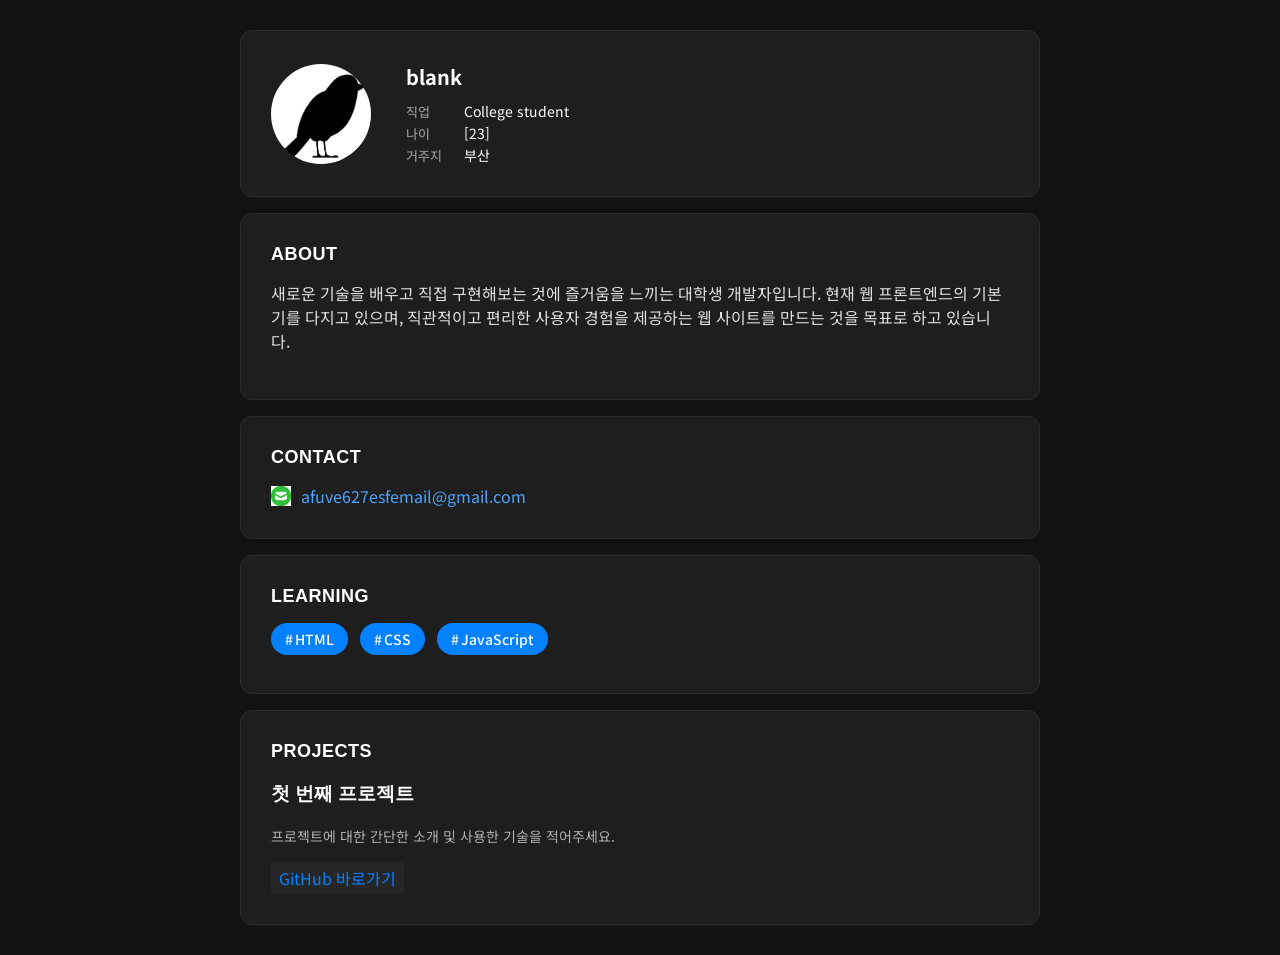
<file: docs/index.html>
<!DOCTYPE html>
<html lang="ko">
<head>
    <meta charset="UTF-8">
    <meta name="viewport" content="width=device-width, initial-scale=1.0">
    <title>내 포트폴리오</title>
    <link rel="stylesheet" href="css/style.css">
</head>
<body>
    <div class="wrapper">
        <h1>내 이력서</h1> 
    
        <!-- 1. 기본 정보 (My Info) -->
        <section id="my_info">
            <h2>My info</h2> 
            <!-- 1. 프로필 이미지/아이콘: images/name.jpg -->
            <img src="images/name.jpg" alt="프로필 사진" />
            <table>
                <tbody>
                    <tr id="myname">
                        <th>이름</th>
                        <td>blank</td>
                    </tr>
                    <tr>
                        <th>직업</th>
                        <td>College student</td>
                    </tr>
                    <tr>
                        <th>나이</th>
                        <td>[23]</td>
                    </tr>
                    <tr>
                        <th>거주지</th>
                        <td>부산</td>
                    </tr>
                </tbody>
            </table>
        </section>
            
        <!-- 2. 소개 (About) -->
        <section id="about">
            <h2>About</h2>
            <p>
                새로운 기술을 배우고 직접 구현해보는 것에 즐거움을 느끼는 대학생 개발자입니다. 
                현재 웹 프론트엔드의 기본기를 다지고 있으며, 직관적이고 편리한 사용자 경험을 제공하는 웹 사이트를 만드는 것을 목표로 하고 있습니다.
            </p>   
        </section>
        
        <!-- 3. 연락처 (Contact: 메일만 남김) -->
        <section id="contact">
            <h2>Contact</h2>
            <ul>
                <li>
                    <a href="mailto:afuve627esfemail@gmail.com">afuve627esfemail@gmail.com</a>
                </li>
            </ul>  
        </section>
        
        <!-- 4. 학습 분야 (Learning) -->
        <section id="learning">
            <h2>Learning</h2>
            <ol>
                <li>HTML</li>
                <li>CSS</li>
                <li>JavaScript</li>
            </ol>
        </section>
        
        <!-- 5. 프로젝트 (Project) -->
        <section id="project">
            <h2>Projects</h2>
            <ol>
                <li>
                    <h3>첫 번째 프로젝트</h3>
                    <p>프로젝트에 대한 간단한 소개 및 사용한 기술을 적어주세요.</p>
                    <a href="https://github.com/..." target="_blank">GitHub 바로가기</a>
                </li>
            </ol>    
        </section>
    </div>
</body>
</html>
</file>
<file: docs/css/style.css>
@charset "UTF-8";
@import url('https://fonts.googleapis.com/css2?family=Noto+Sans+KR:wght@400;500;700&display=swap');

/* 전체 배경 및 텍스트 기본값 (다크 모드) */
body {
    background-color: #121212;
    color: #e0e0e0;
    font-family: 'Noto Sans KR', sans-serif;
    font-size: 16px;
    margin: 0;
    padding: 0;
}

/* 카드 섹션 스타일 */
section {
    background-color: #1e1e1e;
    border: 1px solid #2d2d2d;
    border-radius: 12px;
    padding: 30px;
    margin-bottom: 16px;
}

.wrapper {
    width: 85%;
    max-width: 800px;
    margin: 30px auto;
}

h1 {
    display: none;
}

h2, h3 {
    font-family: sans-serif;
    color: #ffffff;
}

h2 {
    margin: 0 0 16px 0;
    text-transform: uppercase;
    font-size: 18px;
    letter-spacing: 0.5px;
}

/* 프로필 섹션 */
#my_info h2 {
    display: none;
}

#my_info img {
    width: 100px;
    height: 100px;
    object-fit: cover;
    border-radius: 50%;
    margin-right: 30px;
    vertical-align: middle;
} 

table {
    display: inline-block;
    border-collapse: collapse;
    vertical-align: middle;
}

th {
    text-align: left;
    padding-right: 20px;
    color: #8e8e8e;
    font-size: 13px;
    font-weight: 500;
}

td {
    color: #ffffff;
    font-size: 14px;
}

#myname th {
    display: none;
}

#myname td {
    display: block;
    font-size: 20px;
    font-weight: bold;
    color: #ffffff;
    margin-bottom: 8px;
}

/* 링크 스타일 */
a {
    color: #4da3ff;
    text-decoration: none;
}

a:hover {
    text-decoration: underline;
    color: #7abaff;
}

/* Contact 섹션 (메일 아이콘 적용) */
ul {
    list-style: none;
    padding: 0;
    margin: 0;
}

ul li {
    display: flex;
    align-items: center;
}

ul li::before {
    content: url('../images/ico_email.png');
    display: inline-block;
    width: 20px;
    height: 20px;
    margin-right: 10px;
}

/* Learning 섹션 (태그 & 삼성 One UI 파란색 적용) */
#learning ol {
    list-style: none;
    padding: 0;
    margin: 0;
}

#learning li {
    display: inline-block;
    background-color: #0381FE; /* 삼성 One UI 파란색 */
    color: #ffffff;
    font-weight: 500;
    font-size: 14px;
    padding: 6px 14px;
    border-radius: 20px;
    margin: 0 8px 8px 0;
}

#learning li::before {
    content: "#";
    margin-right: 2px;
}

/* Projects 섹션 */
#project ol {
    list-style: none;
    padding: 0;
    margin: 0;
}

#project li {
    border-bottom: 1px solid #2d2d2d;
    padding-bottom: 20px;
}

#project li:last-child {
    border-bottom: none;
    padding-bottom: 0;
}

#project p {
    color: #b0b0b0;
    font-size: 14px;
    line-height: 1.6;
}

#project a {
    color: #0381FE;
    display: inline-block;
    border-radius: 4px;
    padding: 4px 8px;
    background-color: #262626;
}

#project a:hover {
    background-color: #333333;
    text-decoration: none;
}
</file>
